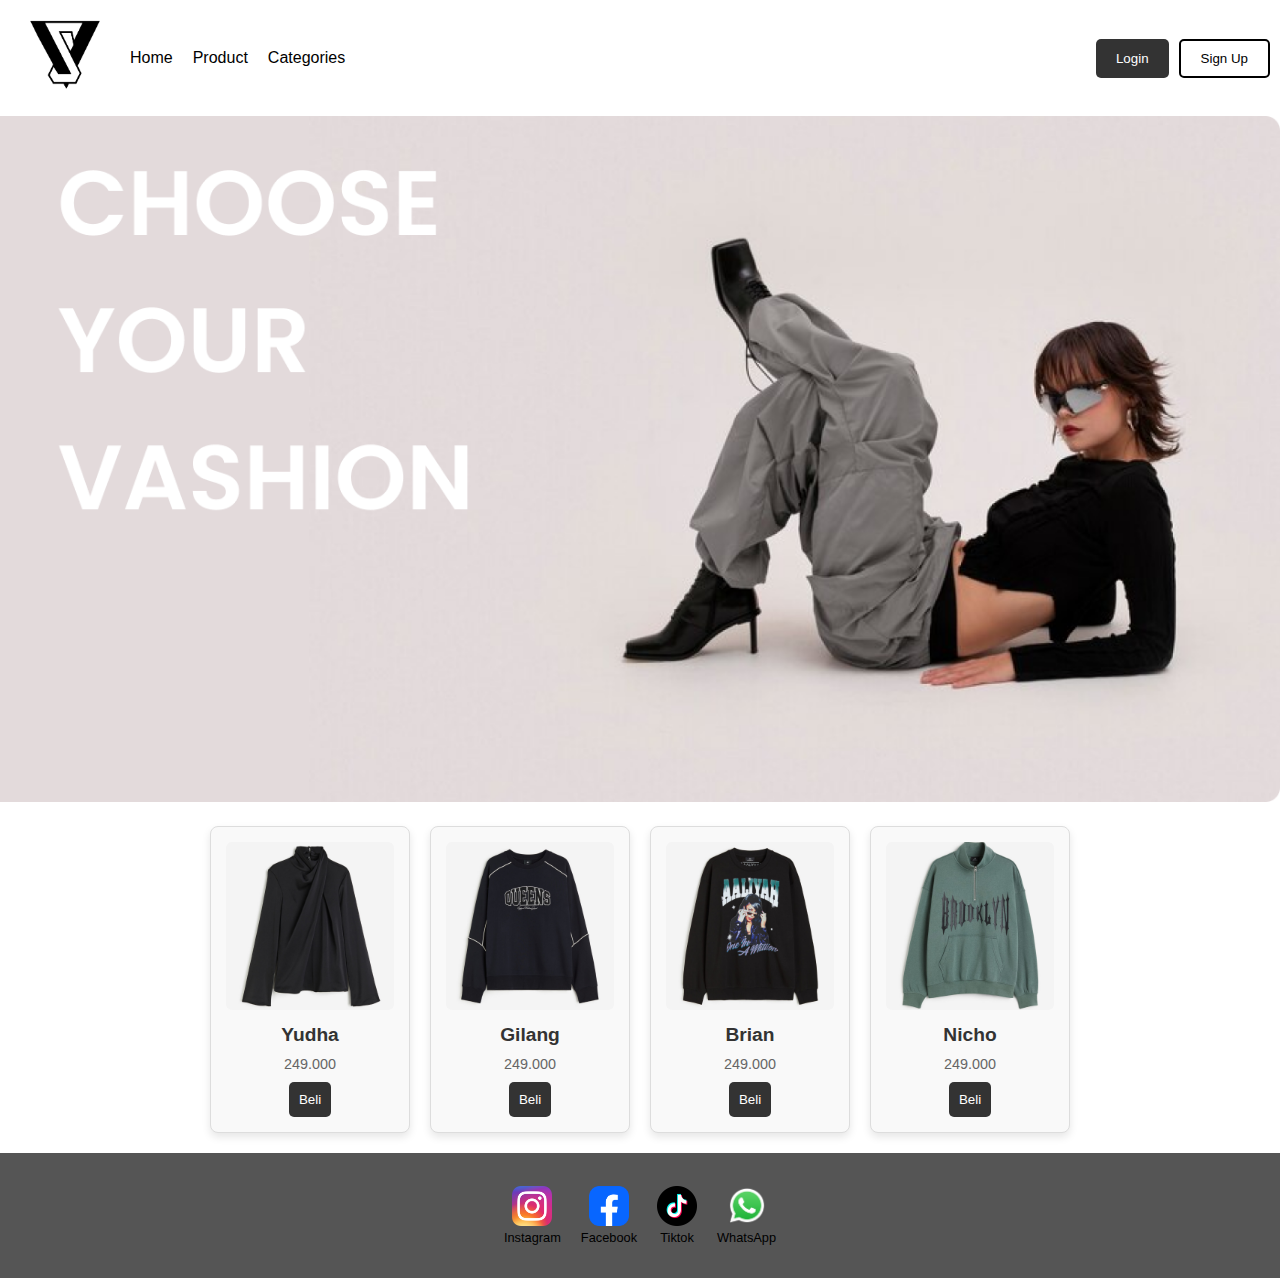
<file: index.html>
<!DOCTYPE html>
<html>
    <head>
        <title>Vashion</title>
        <link rel="stylesheet" href="style.css">
    </head>
    <body>
        <!-- Header -->
        <nav>
            <div class="logo"><a href="index.html"><img src="logovorax.png" alt="Logo" height="90" width="90"></a></div>
            <ul class="menu">
                <li><a href="start.html">Home</a></li>
                <li><a href="product.html">Product</a></li>
                <div class="dropdown">
                    <button class="dropbtn">Categories</button>
                    <div class="dropdown-content">
                        <a href="men before login.html">Men</a>
                        <a href="women before login.html">Women</a>
                    </div>
                </div>>
            </ul>

            <!-- login -->
            <ul class="button">
                <button class="login"><a href="login.html" style="color: inherit; text-decoration: none;">Login</a></button>
                <button class="signup">Sign Up</button>
            </ul>
        </nav>

        <!-- Banner -->
        <div class="content">
            <img src="keren.png" alt="" height="100%" width="100%">
        </div>

        <!-- Product -->
        <div class="product-container">
            <div class="product-card">
                <div class="product-image"><img src="image 3.png" alt=""></div>
                <h3>Yudha</h3>
                <p>249.000</p>
                <button><a href="nyoba.html" style="text-decoration: none; color: inherit;">Beli</a></button>
            </div>
            <div class="product-card">
                <div class="product-image"><img src="Rectangle 7.png" alt=""></div>
                <h3>Gilang</h3>
                <p>249.000</p>
                <button><a href="nyoba.html" style="text-decoration: none; color: inherit;">Beli</a></button>
            </div>
            <div class="product-card">
                <div class="product-image"><img src="Rectangle 6.png" alt=""></div>
                <h3>Brian</h3>
                <p>249.000</p>
                <button><a href="nyoba.html" style="text-decoration: none; color: inherit;">Beli</a></button>
            </div>
            <div class="product-card">
                <div class="product-image"><img src="Rectangle 5.png" alt=""></div>
                <h3>Nicho</h3>
                <p>249.000</p>
                <button><a href="nyoba.html" style="text-decoration: none; color: inherit;">Beli</a></button>
            </div>
        </div>

        <!-- Footer -->
        <div class="footer">
            <footer>
                <ul>
                    <li>
                        <img src="instagram.png" alt=""><a><p>Instagram</p></a>
                    </li>
                    <li>
                        <img src="facebook.png" alt=""><a><p>Facebook</p></a>
                    </li>
                    <li>
                        <img src="tiktok.png" alt=""><a><p>Tiktok</p></a>
                    </li>
                    <li>
                        <img src="WhatsApp.png" alt=""><a><p>WhatsApp</p></a>
                    </li>
                </ul>
            </footer>
        </div>

    </body>
</html>
</file>
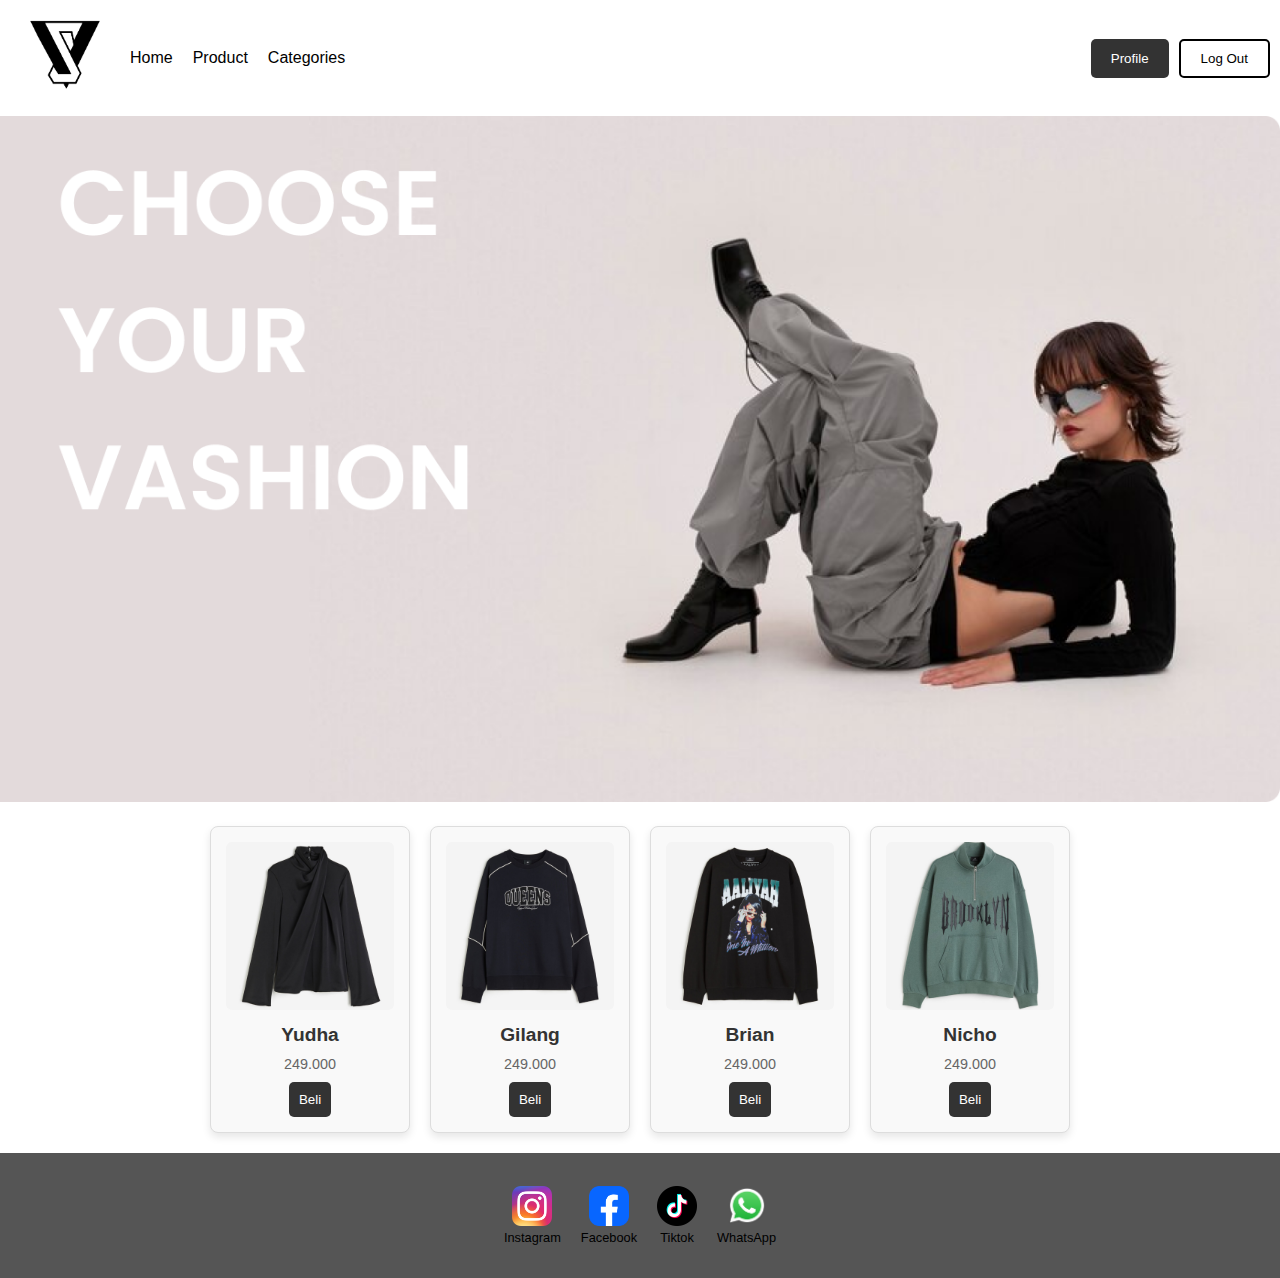
<file: after-login.html>
<!DOCTYPE html>
<html>
    <head>
        <title>Vashion</title>
        <link rel="stylesheet" href="after-login-style.css">
    </head>
    <body>
        <!-- Header -->
        <nav>
            <div class="logo"><a href="index.html"><img src="logovorax.png" alt="Logo" height="90" width="90"></a></div>
            <ul class="menu">
                <li><a href="after-login.html">Home</a></li>
                <li><a href="product-after-login.html">Product</a></li>
                <div class="dropdown">
                    <button class="dropbtn">Categories</button>
                    <div class="dropdown-content">
                        <a href="men.html">Men</a>
                        <a href="women.html">Women</a>
                    </div>
                </div>
            </ul>
            
            <ul class="button">
                <button class="login">Profile</button>
                <button class="signup"><a href="index.html" style="color: inherit; text-decoration: none;">Log Out</a></button>
            </ul>
        </nav>

        <!-- Banner -->
        <div class="content">
            <img src="keren.png" alt="" height="100%" width="100%">
        </div>

        <!-- Product -->
        <div class="product-container">
            <div class="product-card">
                <div class="product-image"><img src="image 3.png" alt=""></div>
                <h3>Yudha</h3>
                <p>249.000</p>
                <button><a href="nyoba.html" style="text-decoration: none; color: inherit;">Beli</a></button>
            </div>
            <div class="product-card">
                <div class="product-image"><img src="Rectangle 7.png" alt=""></div>
                <h3>Gilang</h3>
                <p>249.000</p>
                <button><a href="nyoba.html" style="text-decoration: none; color: inherit;">Beli</a></button>
            </div>
            <div class="product-card">
                <div class="product-image"><img src="Rectangle 6.png" alt=""></div>
                <h3>Brian</h3>
                <p>249.000</p>
                <button><a href="nyoba.html" style="text-decoration: none; color: inherit;">Beli</a></button>
            </div>
            <div class="product-card">
                <div class="product-image"><img src="Rectangle 5.png" alt=""></div>
                <h3>Nicho</h3>
                <p>249.000</p>
                <button><a href="nyoba.html" style="text-decoration: none; color: inherit;">Beli</a></button>
            </div>
        </div>

        <!-- Footer -->
        <div class="footer">
            <footer>
                <ul>
                    <li>
                        <img src="instagram.png" alt=""><a><p>Instagram</p></a>
                    </li>
                    <li>
                        <img src="facebook.png" alt=""><a><p>Facebook</p></a>
                    </li>
                    <li>
                        <img src="tiktok.png" alt=""><a><p>Tiktok</p></a>
                    </li>
                    <li>
                        <img src="WhatsApp.png" alt=""><a><p>WhatsApp</p></a>
                    </li>
                </ul>
            </footer>
        </div>
    </body>
</html>
</file>
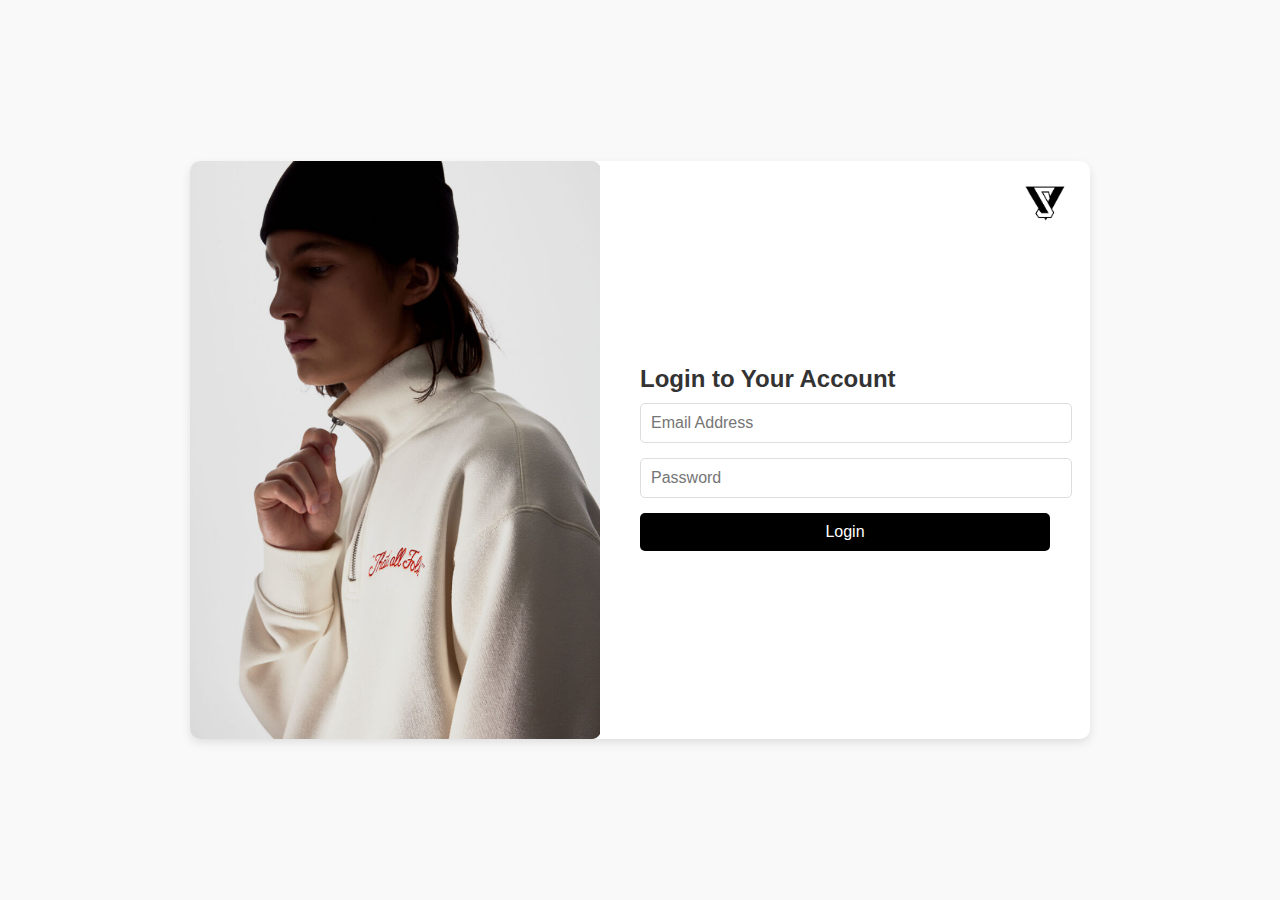
<file: login.html>
<!DOCTYPE html>
<html lang="en">
<head>
    <meta charset="UTF-8">
    <link rel="stylesheet" href="style-login.css">
    <title>Login</title>
</head>
<body>
    <div class="container">
        
        <div class="left">
        <img src="Image gy.png" alt="Fashion Model" class="fashion-image">
        </div>
            <div class="logo"><a href="index.html"><img src="logovorax.png" alt="logo" width="50" height="45"></a></div>
            <div class="right">
            <h1>Login to Your Account</h1>
            <form id="loginForm">
                <input type="email" placeholder="Email Address" id="email">
                <input type="password" placeholder="Password" id="password">
                <button class="login-btn" type="submit">Login</button>
            </form>
            <p id="error-message">Email atau password salah! Coba lagi ya.</p>
            <button id="resetButton">Reset Password</button>
        </div>

        <script>
            const correctEmail = "user@example.com";
            const correctPassword = "password123";
            let attemptCount = 0;

            document.getElementById("loginForm").addEventListener("submit", function(event) {
                event.preventDefault();
                
                const email = document.getElementById("email").value;
                const password = document.getElementById("password").value;
                
                if (email === correctEmail && password === correctPassword) {
                    window.location.href = "after-login.html";
                } else {
                    attemptCount++;
                    document.getElementById("error-message").style.display = "block";
                
                    if (attemptCount >= 3) {
                        document.getElementById("resetButton").style.display = "block";
                    }
                }
            });

            document.getElementById("resetButton").addEventListener("click", function() {
                alert("Silakan hubungi admin untuk mereset password Anda.");
            });
        </script>
    </div>
</body>
</html>
</file>
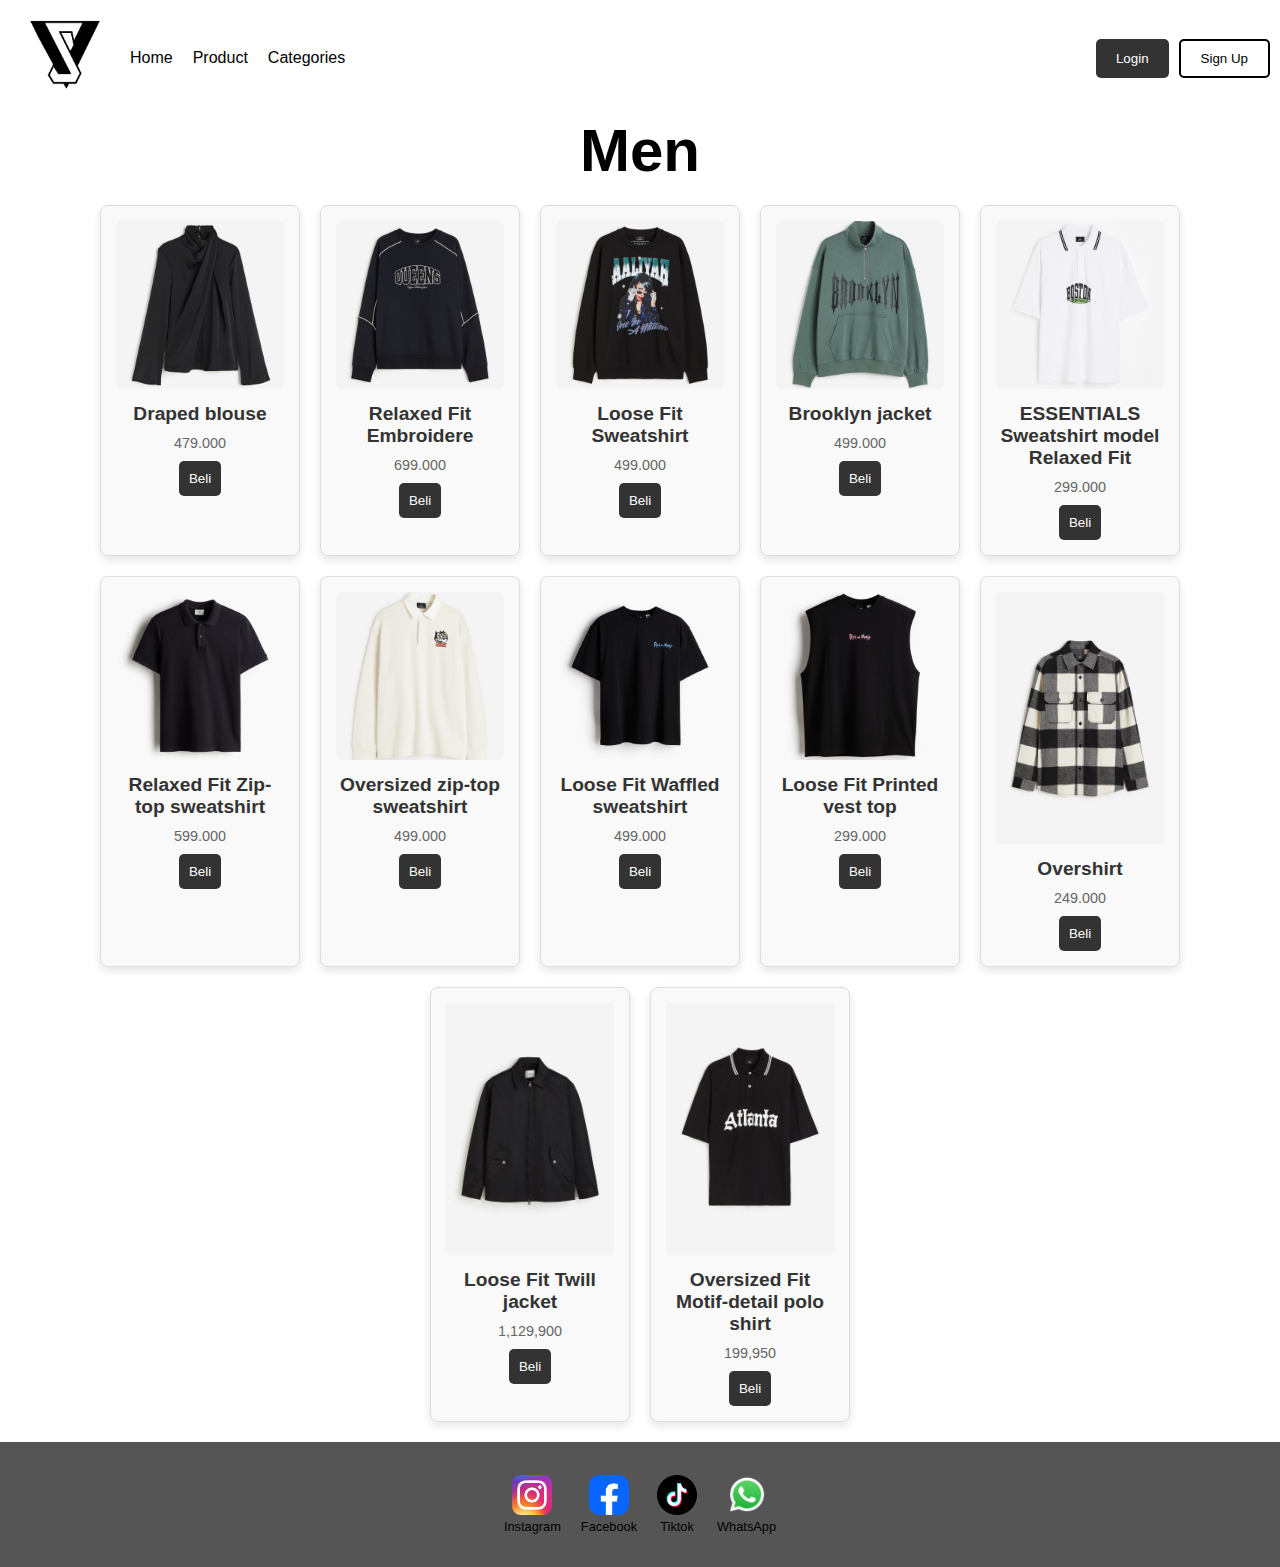
<file: men before login.html>
<!DOCTYPE html>
<html>
    <head>
        <title>Vashion</title>
        <link rel="stylesheet" href="styles-product.css">

    </head>
    <body>
        <nav>
            <div class="logo"><a href="index.html"><img src="logovorax.png" alt="Logo" height="90" width="90"></a></div>
            <ul class="menu">
                <li><a href="index.html">Home</a></li>
                <li><a href="product.html">Product</a></li>
                <div class="dropdown">
                    <button class="dropbtn">Categories</button>
                    <div class="dropdown-content">
                        <a href="men before login.html">Men</a>
                        <a href="women before login.html">Women</a>
                    </div>
                </div>
                <li>Contact</li>
            </ul>

            <ul class="button">
                <button class="login" a><a href="login.html" style="color: inherit; text-decoration: none;">Login</a></button>
                <button class="signup">Sign Up</button>
            </ul>
        </nav>

        <div class="new-arrival"><p><b>Men</b></p></div>

        <div class="product-container">
            <div class="product-card">
                <div class="product-image"><img src="image 3.png" alt=""></div>
                <h3>Draped blouse</h3>
                <p>479.000</p>
                <button><a href="nyoba.html" style="text-decoration: none; color: inherit;">Beli</a></button>
            </div>
            <div class="product-card">
                <div class="product-image"><img src="Rectangle 7.png" alt=""></div>
                <h3>Relaxed Fit Embroidere</h3>
                <p>699.000</p>
                <button><a href="nyoba.html" style="text-decoration: none; color: inherit;">Beli</a></button>
            </div>
            <div class="product-card">
                <div class="product-image"><img src="Rectangle 6.png" alt=""></div>
                <h3>Loose Fit Sweatshirt</h3>
                <p>499.000</p>
                <button><a href="nyoba.html" style="text-decoration: none; color: inherit;">Beli</a></button>
            </div>
            <div class="product-card">
                <div class="product-image"><img src="Rectangle 5.png" alt=""></div>
                <h3>Brooklyn jacket</h3>
                <p>499.000</p>
                <button><a href="nyoba.html" style="text-decoration: none; color: inherit;">Beli</a></button>
            </div>
            <div class="product-card">
                <div class="product-image"><img src="baju cowo 1.png" alt=""></div>
                <h3>ESSENTIALS Sweatshirt model Relaxed Fit</h3>
                <p>299.000</p>
                <button><a href="nyoba.html" style="text-decoration: none; color: inherit;">Beli</a></button>
            </div>
            <div class="product-card">
                <div class="product-image"><img src="baju cowo 2.png" alt=""></div>
                <h3>Relaxed Fit Zip-top sweatshirt</h3>
                <p>599.000</p>
                <button><a href="nyoba.html" style="text-decoration: none; color: inherit;">Beli</a></button>
            </div>
            <div class="product-card">
                <div class="product-image"><img src="baju cowo 3.png" alt=""></div>
                <h3>Oversized zip-top sweatshirt</h3>
                <p>499.000</p>
                <button><a href="nyoba.html" style="text-decoration: none; color: inherit;">Beli</a></button>
            </div>
            <div class="product-card">
                <div class="product-image"><img src="baju cowo 4.png" alt=""></div>
                <h3>Loose Fit Waffled sweatshirt</h3>
                <p>499.000</p>
                <button><a href="nyoba.html" style="text-decoration: none; color: inherit;">Beli</a></button>
            </div>
            <div class="product-card">
                <div class="product-image"><img src="baju cowo 5.png" alt=""></div>
                <h3>Loose Fit Printed vest top</h3>
                <p>299.000</p>
                <button><a href="nyoba.html" style="text-decoration: none; color: inherit;">Beli</a></button>
            </div>
            <div class="product-card">
                <div class="product-image"><img src="baju cowo 6.jpg" alt=""></div>
                <h3>Overshirt</h3>
                <p>249.000</p>
                <button><a href="nyoba.html" style="text-decoration: none; color: inherit;">Beli</a></button>
            </div>
            <div class="product-card">
                <div class="product-image"><img src="baju cowo 7.jpg" alt=""></div>
                <h3>Loose Fit Twill jacket</h3>
                <p>1,129,900</p>
                <button><a href="nyoba.html" style="text-decoration: none; color: inherit;">Beli</a></button>
            </div>
            <div class="product-card">
                <div class="product-image"><img src="baju cowo 8.jpg" alt=""></div>
                <h3>Oversized Fit Motif-detail polo shirt</h3>
                <p>199,950</p>
                <button><a href="nyoba.html" style="text-decoration: none; color: inherit;">Beli</a></button>
            </div>
        </div>


        <!-- Footer -->
        <div class="footer">
            <footer>
                <ul>
                    <li>
                        <img src="instagram.png" alt=""><a><p>Instagram</p></a>
                    </li>
                    <li>
                        <img src="facebook.png" alt=""><a><p>Facebook</p></a>
                    </li>
                    <li>
                        <img src="tiktok.png" alt=""><a><p>Tiktok</p></a>
                    </li>
                    <li>
                        <img src="WhatsApp.png" alt=""><a><p>WhatsApp</p></a>
                    </li>
                </ul>
            </footer>
        </div>
    </body>
</html>
</file>
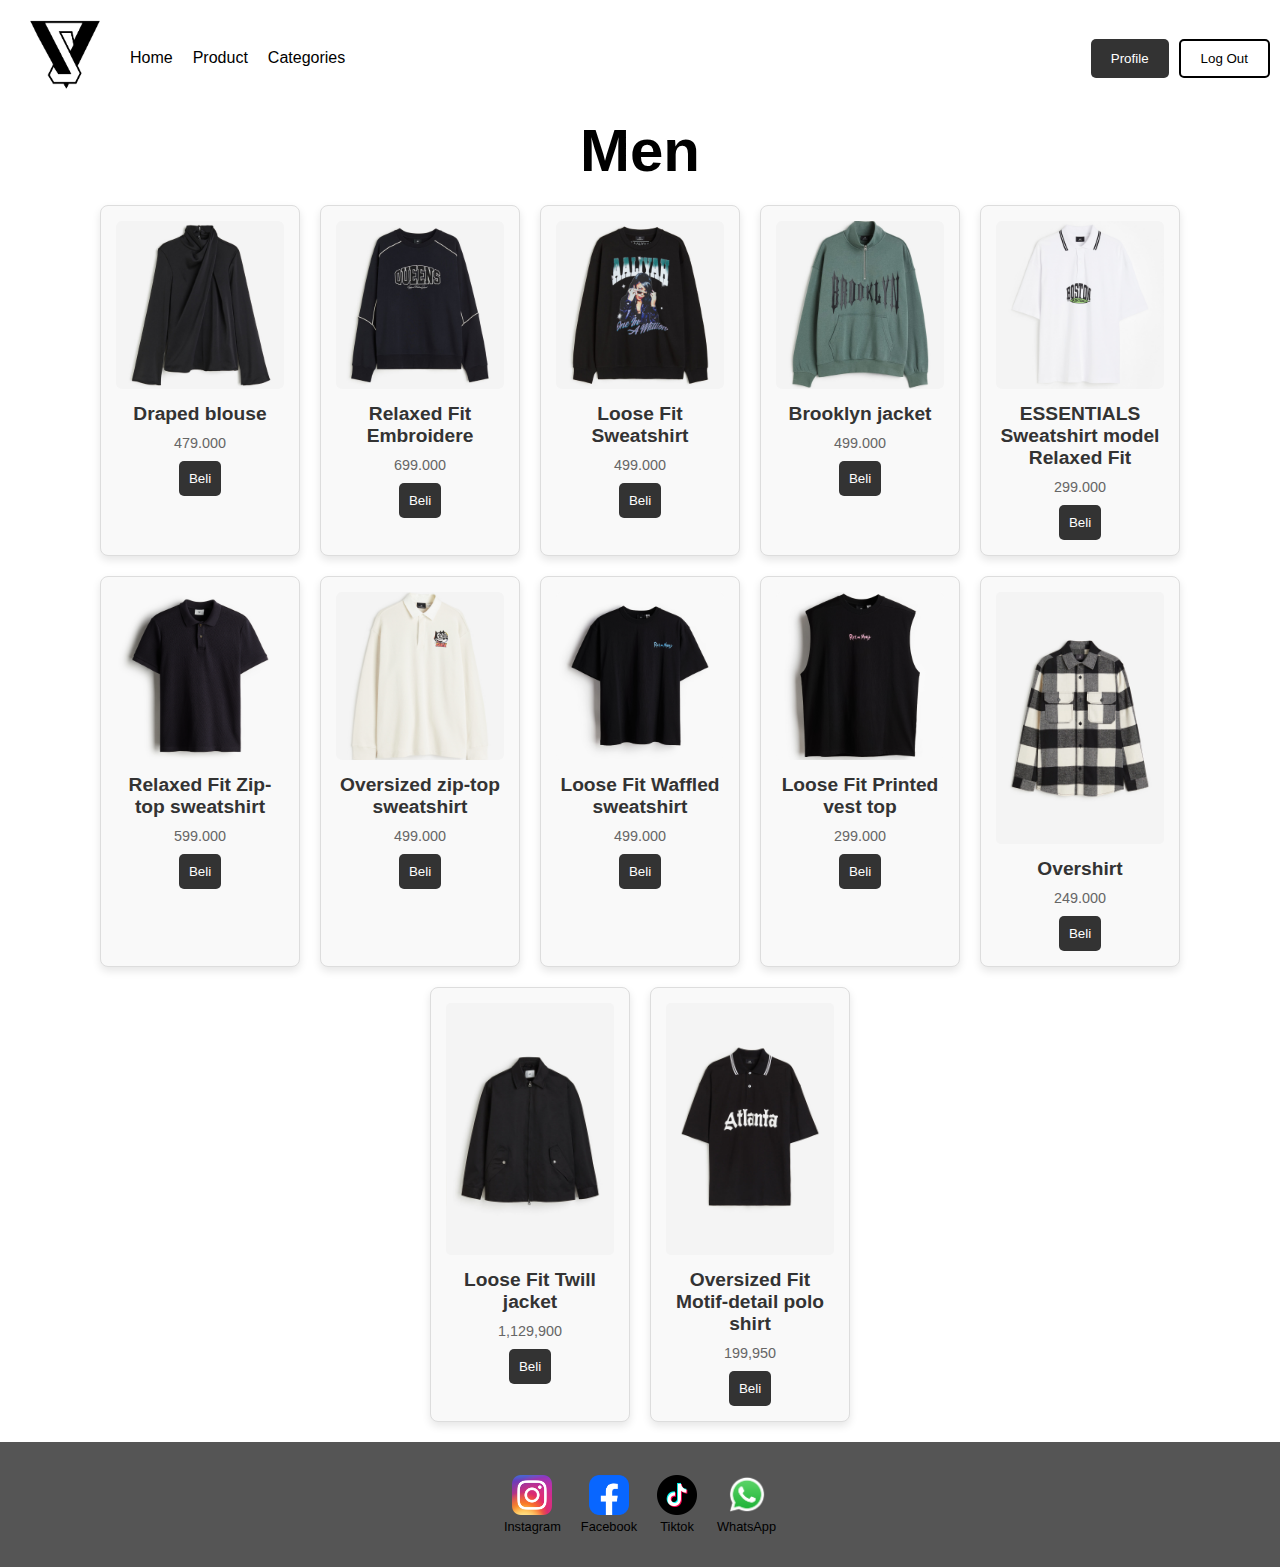
<file: men.html>
<!DOCTYPE html>
<html>
    <head>
        <title>Vashion</title>
        <link rel="stylesheet" href="styles-product-after-login.css">

    </head>
    <body>
        <nav>
            <div class="logo"><a href="index.html"><img src="logovorax.png" alt="Logo" height="90" width="90"></a></div>
            <ul class="menu">
                <li><a href="after-login.html">Home</a></li>
                <li><a href="product-after-login.html">Product</a></li>
                <div class="dropdown">
                    <button class="dropbtn">Categories</button>
                    <div class="dropdown-content">
                        <a href="men.html">Men</a>
                        <a href="women.html">Women</a>
                    </div>
                </div>
                <li>Contact</li>
            </ul>

            <ul class="button">
                <button class="login">Profile</button>
                <button class="signup"><a href="index.html" style="color: inherit; text-decoration: none;">Log Out</a></button>
            </ul>
        </nav>

        <div class="new-arrival"><p><b>Men</b></p></div>

        <div class="product-container">
            <div class="product-card">
                <div class="product-image"><img src="image 3.png" alt=""></div>
                <h3>Draped blouse</h3>
                <p>479.000</p>
                <button><a href="nyoba.html" style="text-decoration: none; color: inherit;">Beli</a></button>
            </div>
            <div class="product-card">
                <div class="product-image"><img src="Rectangle 7.png" alt=""></div>
                <h3>Relaxed Fit Embroidere</h3>
                <p>699.000</p>
                <button><a href="nyoba.html" style="text-decoration: none; color: inherit;">Beli</a></button>
            </div>
            <div class="product-card">
                <div class="product-image"><img src="Rectangle 6.png" alt=""></div>
                <h3>Loose Fit Sweatshirt</h3>
                <p>499.000</p>
                <button><a href="nyoba.html" style="text-decoration: none; color: inherit;">Beli</a></button>
            </div>
            <div class="product-card">
                <div class="product-image"><img src="Rectangle 5.png" alt=""></div>
                <h3>Brooklyn jacket</h3>
                <p>499.000</p>
                <button><a href="nyoba.html" style="text-decoration: none; color: inherit;">Beli</a></button>
            </div>
            <div class="product-card">
                <div class="product-image"><img src="baju cowo 1.png" alt=""></div>
                <h3>ESSENTIALS Sweatshirt model Relaxed Fit</h3>
                <p>299.000</p>
                <button><a href="nyoba.html" style="text-decoration: none; color: inherit;">Beli</a></button>
            </div>
            <div class="product-card">
                <div class="product-image"><img src="baju cowo 2.png" alt=""></div>
                <h3>Relaxed Fit Zip-top sweatshirt</h3>
                <p>599.000</p>
                <button><a href="nyoba.html" style="text-decoration: none; color: inherit;">Beli</a></button>
            </div>
            <div class="product-card">
                <div class="product-image"><img src="baju cowo 3.png" alt=""></div>
                <h3>Oversized zip-top sweatshirt</h3>
                <p>499.000</p>
                <button><a href="nyoba.html" style="text-decoration: none; color: inherit;">Beli</a></button>
            </div>
            <div class="product-card">
                <div class="product-image"><img src="baju cowo 4.png" alt=""></div>
                <h3>Loose Fit Waffled sweatshirt</h3>
                <p>499.000</p>
                <button><a href="nyoba.html" style="text-decoration: none; color: inherit;">Beli</a></button>
            </div>
            <div class="product-card">
                <div class="product-image"><img src="baju cowo 5.png" alt=""></div>
                <h3>Loose Fit Printed vest top</h3>
                <p>299.000</p>
                <button><a href="nyoba.html" style="text-decoration: none; color: inherit;">Beli</a></button>
            </div>
            <div class="product-card">
                <div class="product-image"><img src="baju cowo 6.jpg" alt=""></div>
                <h3>Overshirt</h3>
                <p>249.000</p>
                <button><a href="nyoba.html" style="text-decoration: none; color: inherit;">Beli</a></button>
            </div>
            <div class="product-card">
                <div class="product-image"><img src="baju cowo 7.jpg" alt=""></div>
                <h3>Loose Fit Twill jacket</h3>
                <p>1,129,900</p>
                <button><a href="nyoba.html" style="text-decoration: none; color: inherit;">Beli</a></button>
            </div>
            <div class="product-card">
                <div class="product-image"><img src="baju cowo 8.jpg" alt=""></div>
                <h3>Oversized Fit Motif-detail polo shirt</h3>
                <p>199,950</p>
                <button><a href="nyoba.html" style="text-decoration: none; color: inherit;">Beli</a></button>
            </div>
        </div>
    

        <!-- Footer -->
        <div class="footer">
            <footer>
                <ul>
                    <li>
                        <img src="instagram.png" alt=""><a><p>Instagram</p></a>
                    </li>
                    <li>
                        <img src="facebook.png" alt=""><a><p>Facebook</p></a>
                    </li>
                    <li>
                        <img src="tiktok.png" alt=""><a><p>Tiktok</p></a>
                    </li>
                    <li>
                        <img src="WhatsApp.png" alt=""><a><p>WhatsApp</p></a>
                    </li>
                </ul>
            </footer>
        </div>
    </body>
</html>
</file>
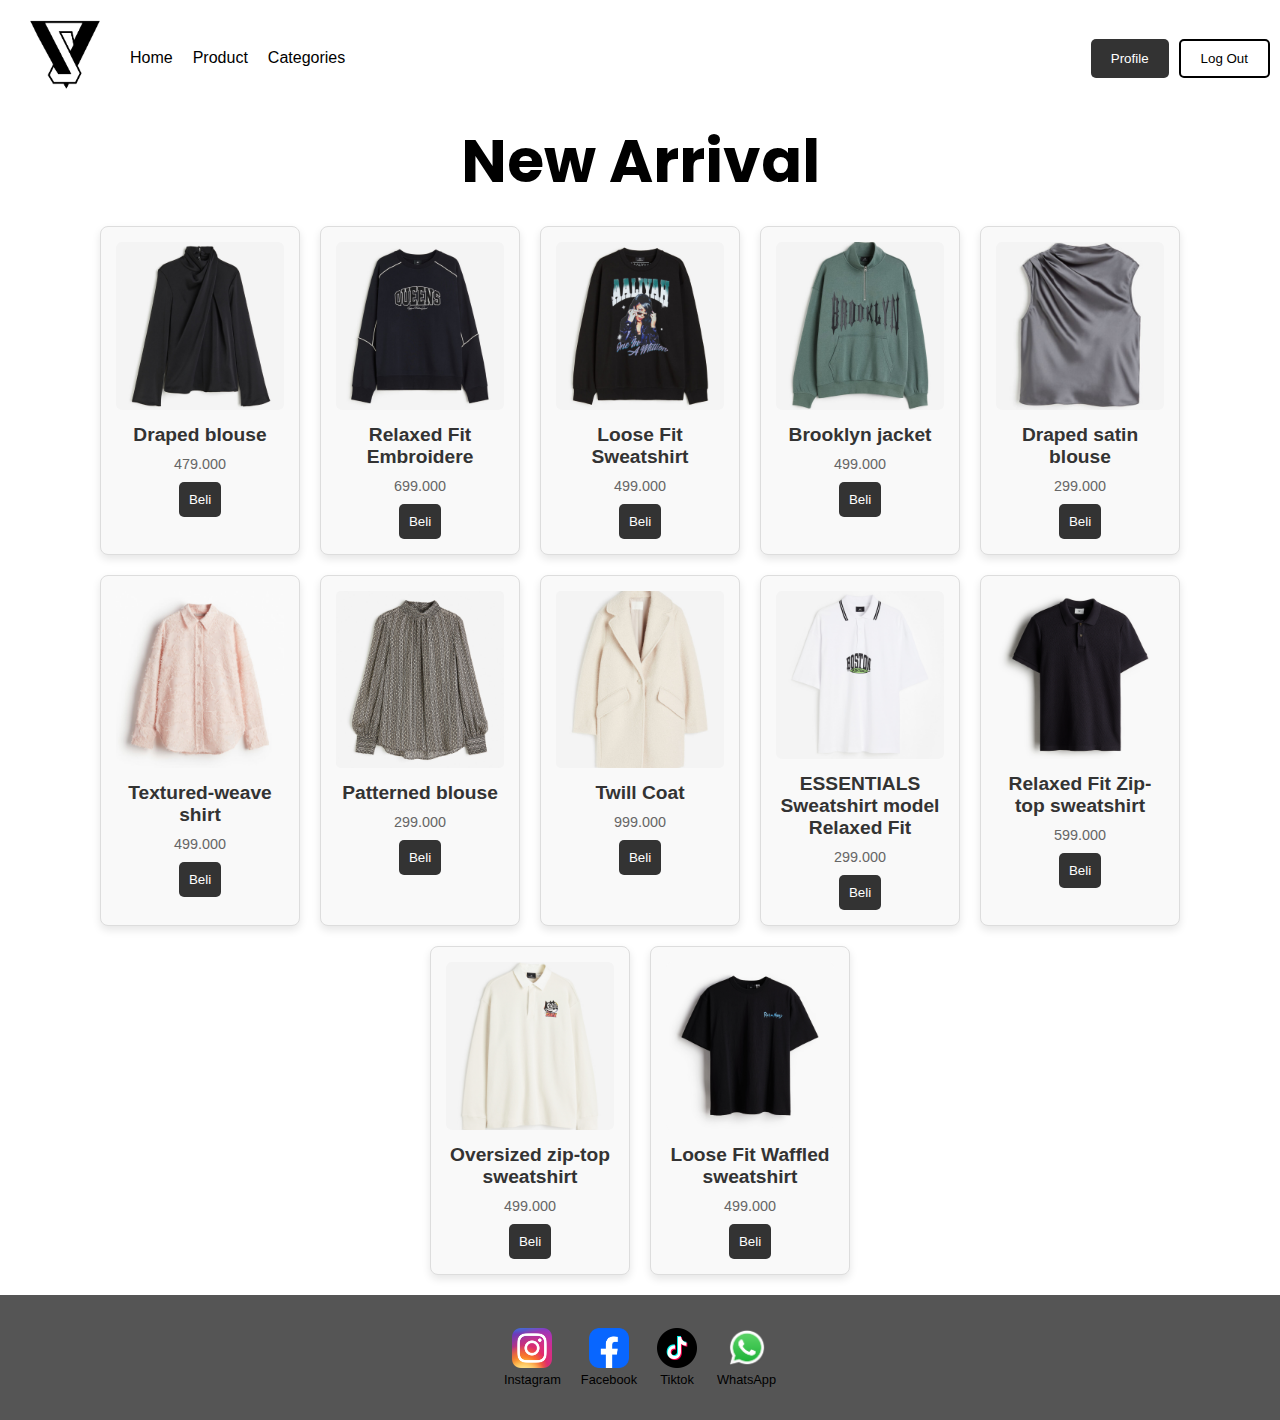
<file: product-after-login.html>
<!DOCTYPE html>
<html>
    <head>
        <title>Vashion</title>
        <link rel="stylesheet" href="styles-product.css">
        <link href="https://fonts.googleapis.com/css2?family=Poppins:wght@400;600&display=swap" rel="stylesheet">
    </head>
    <body>
        <nav>
            <div class="logo"><a href="index.html"><img src="logovorax.png" alt="Logo" height="90" width="90"></a></div>
            <ul class="menu">
                <li><a href="after-login.html">Home</a></li>
                <li><a href="product.html">Product</a></li>
                <div class="dropdown">
                    <button class="dropbtn">Categories</button>
                    <div class="dropdown-content">
                        <a href="men.html">Men</a>
                        <a href="women.html">Women</a>
                    </div>
                </div>
                <li>Contact</li>
            </ul>
            <ul class="button">
                <button class="login">Profile</button>
                <button class="signup"><a href="index.html" style="color: inherit; text-decoration: none;">Log Out</a></button>
            </ul>
        </nav>

        <div class="new-arrival"><p><b>New Arrival</b></p></div>

        <div class="product-container">
            <div class="product-card">
                <div class="product-image"><img src="image 3.png" alt=""></div>
                <h3>Draped blouse</h3>
                <p>479.000</p>
                <button><a href="nyoba.html" style="text-decoration: none; color: inherit;">Beli</a></button>
            </div>
            <div class="product-card">
                <div class="product-image"><img src="Rectangle 7.png" alt=""></div>
                <h3>Relaxed Fit Embroidere</h3>
                <p>699.000</p>
                <button><a href="nyoba.html" style="text-decoration: none; color: inherit;">Beli</a></button>
            </div>
            <div class="product-card">
                <div class="product-image"><img src="Rectangle 6.png" alt=""></div>
                <h3>Loose Fit Sweatshirt</h3>
                <p>499.000</p>
                <button><a href="nyoba.html" style="text-decoration: none; color: inherit;">Beli</a></button>
            </div>
            <div class="product-card">
                <div class="product-image"><img src="Rectangle 5.png" alt=""></div>
                <h3>Brooklyn jacket</h3>
                <p>499.000</p>
                <button><a href="nyoba.html" style="text-decoration: none; color: inherit;">Beli</a></button>
            </div>
            <div class="product-card">
                <div class="product-image"><img src="Baju cewe 1.png" alt=""></div>
                <h3>Draped satin blouse</h3>
                <p>299.000</p>
                <button><a href="nyoba.html" style="text-decoration: none; color: inherit;">Beli</a></button>
            </div>
            <div class="product-card">
                <div class="product-image"><img src="baju cewe 2.png" alt=""></div>
                <h3>Textured-weave shirt</h3>
                <p>499.000</p>
                <button><a href="nyoba.html" style="text-decoration: none; color: inherit;">Beli</a></button>
            </div>
            <div class="product-card">
                <div class="product-image"><img src="Baju cewe 3.png" alt=""></div>
                <h3>Patterned blouse</h3>
                <p>299.000</p>
                <button><a href="nyoba.html" style="text-decoration: none; color: inherit;">Beli</a></button>
            </div>
            <div class="product-card">
                <div class="product-image"><img src="baju cewe 4.png" alt=""></div>
                <h3>Twill Coat</h3>
                <p>999.000</p>
                <button><a href="nyoba.html" style="text-decoration: none; color: inherit;">Beli</a></button>
            </div>
            <div class="product-card">
                <div class="product-image"><img src="baju cowo 1.png" alt=""></div>
                <h3>ESSENTIALS Sweatshirt model Relaxed Fit</h3>
                <p>299.000</p>
                <button><a href="nyoba.html" style="text-decoration: none; color: inherit;">Beli</a></button>
            </div>
            <div class="product-card">
                <div class="product-image"><img src="baju cowo 2.png" alt=""></div>
                <h3>Relaxed Fit Zip-top sweatshirt</h3>
                <p>599.000</p>
                <button><a href="nyoba.html" style="text-decoration: none; color: inherit;">Beli</a></button>
            </div>
            <div class="product-card">
                <div class="product-image"><img src="baju cowo 3.png" alt=""></div>
                <h3>Oversized zip-top sweatshirt</h3>
                <p>499.000</p>
                <button><a href="nyoba.html" style="text-decoration: none; color: inherit;">Beli</a></button>
            </div>
            <div class="product-card">
                <div class="product-image"><img src="baju cowo 4.png" alt=""></div>
                <h3>Loose Fit Waffled sweatshirt</h3>
                <p>499.000</p>
                <button><a href="nyoba.html" style="text-decoration: none; color: inherit;">Beli</a></button>
            </div>
        </div>

        <!-- Footer -->
        <div class="footer">
            <footer>
                <ul>
                    <li>
                        <img src="instagram.png" alt=""><a><p>Instagram</p></a>
                    </li>
                    <li>
                        <img src="facebook.png" alt=""><a><p>Facebook</p></a>
                    </li>
                    <li>
                        <img src="tiktok.png" alt=""><a><p>Tiktok</p></a>
                    </li>
                    <li>
                        <img src="WhatsApp.png" alt=""><a><p>WhatsApp</p></a>
                    </li>
                </ul>
            </footer>
        </div>
    </body>
</html>
</file>
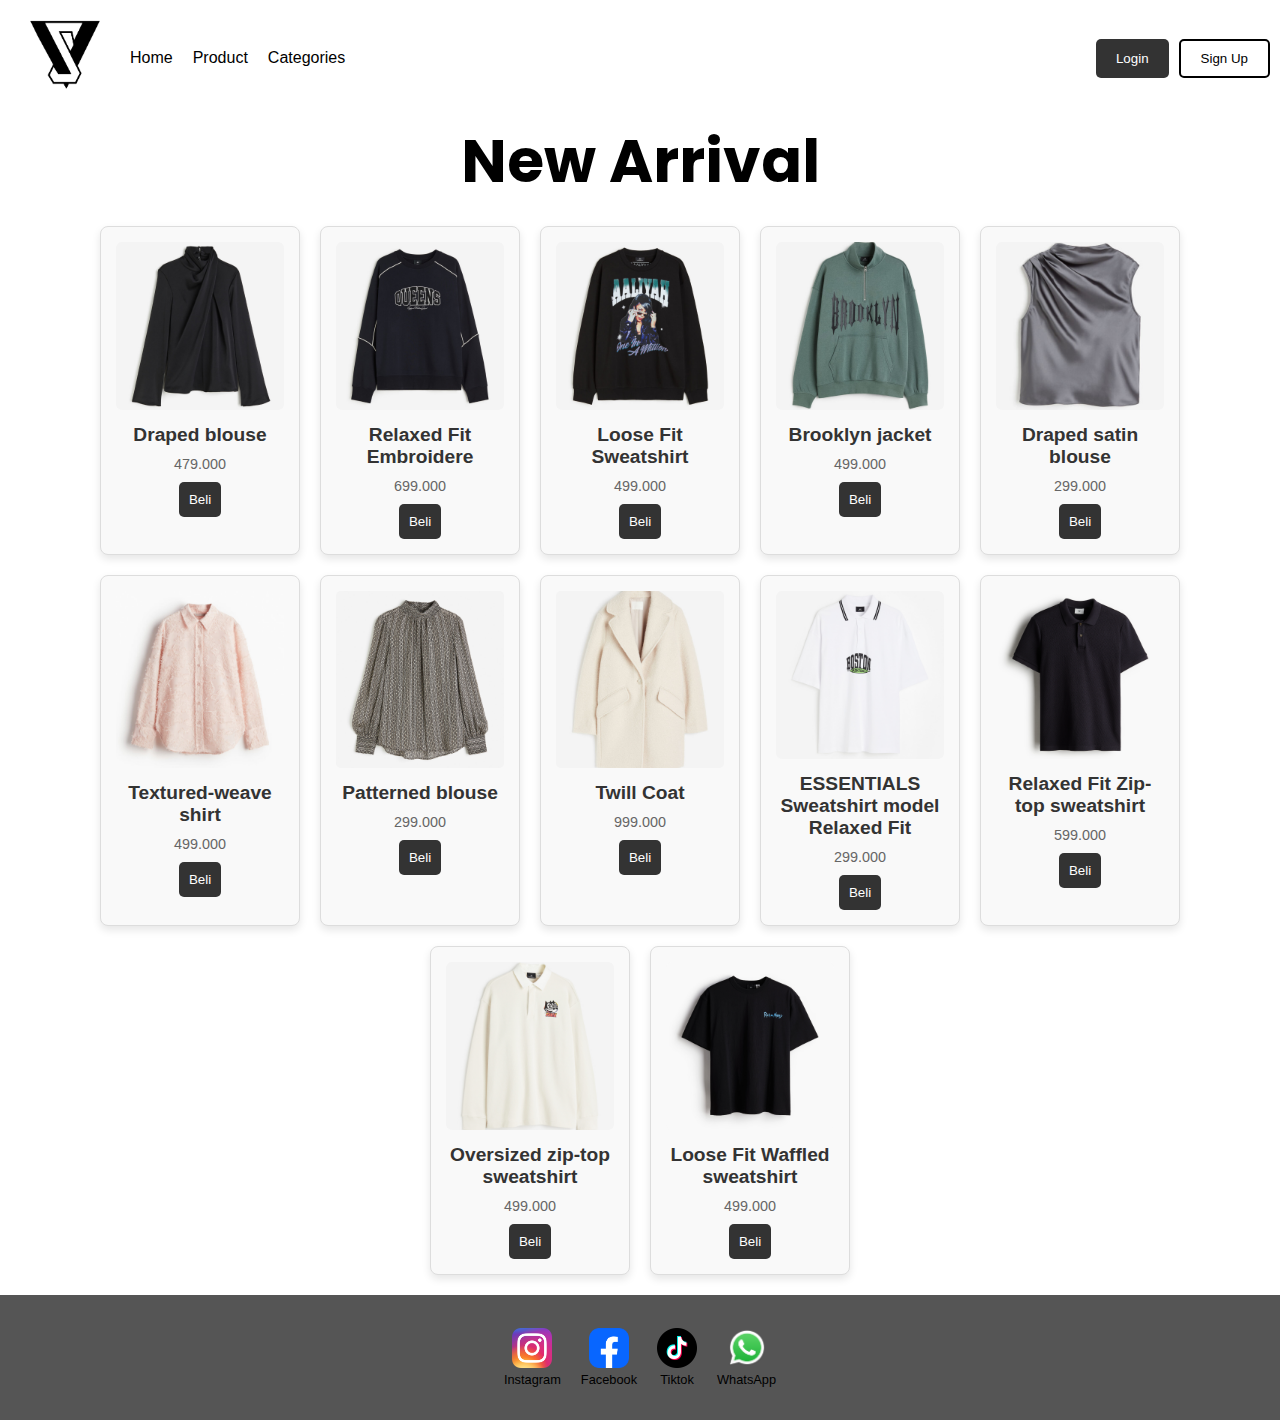
<file: product.html>
<!DOCTYPE html>
<html>
    <head>
        <title>Vashion</title>
        <link rel="stylesheet" href="styles-product.css">
        <link href="https://fonts.googleapis.com/css2?family=Poppins:wght@400;600&display=swap" rel="stylesheet">
    </head>
    <body>
        <nav>
            <div class="logo"><a href="index.html"><img src="logovorax.png" alt="Logo" height="90" width="90"></a></div>
            <ul class="menu">
                <li><a href="index.html">Home</a></li>
                <li><a href="product.html">Product</a></li>
                <div class="dropdown">
                    <button class="dropbtn">Categories</button>
                    <div class="dropdown-content">
                        <a href="men before login.html">Men</a>
                        <a href="women before login.html">Women</a>
                    </div>
                </div>
                <li>Contact</li>
            </ul>
            <ul class="button">
                <button class="login"><a href="login.html" style="color: inherit; text-decoration: none;">Login</a></button>
                <button class="signup">Sign Up</button>
            </ul>
        </nav>

        <div class="new-arrival"><p><b>New Arrival</b></p></div>

        <div class="product-container">
            <div class="product-card">
                <div class="product-image"><img src="image 3.png" alt=""></div>
                <h3>Draped blouse</h3>
                <p>479.000</p>
                <button><a href="nyoba.html" style="text-decoration: none; color: inherit;">Beli</a></button>
            </div>
            <div class="product-card">
                <div class="product-image"><img src="Rectangle 7.png" alt=""></div>
                <h3>Relaxed Fit Embroidere</h3>
                <p>699.000</p>
                <button><a href="nyoba.html" style="text-decoration: none; color: inherit;">Beli</a></button>
            </div>
            <div class="product-card">
                <div class="product-image"><img src="Rectangle 6.png" alt=""></div>
                <h3>Loose Fit Sweatshirt</h3>
                <p>499.000</p>
                <button><a href="nyoba.html" style="text-decoration: none; color: inherit;">Beli</a></button>
            </div>
            <div class="product-card">
                <div class="product-image"><img src="Rectangle 5.png" alt=""></div>
                <h3>Brooklyn jacket</h3>
                <p>499.000</p>
                <button><a href="nyoba.html" style="text-decoration: none; color: inherit;">Beli</a></button>
            </div>
            <div class="product-card">
                <div class="product-image"><img src="Baju cewe 1.png" alt=""></div>
                <h3>Draped satin blouse</h3>
                <p>299.000</p>
                <button><a href="nyoba.html" style="text-decoration: none; color: inherit;">Beli</a></button>
            </div>
            <div class="product-card">
                <div class="product-image"><img src="baju cewe 2.png" alt=""></div>
                <h3>Textured-weave shirt</h3>
                <p>499.000</p>
                <button><a href="nyoba.html" style="text-decoration: none; color: inherit;">Beli</a></button>
            </div>
            <div class="product-card">
                <div class="product-image"><img src="Baju cewe 3.png" alt=""></div>
                <h3>Patterned blouse</h3>
                <p>299.000</p>
                <button><a href="nyoba.html" style="text-decoration: none; color: inherit;">Beli</a></button>
            </div>
            <div class="product-card">
                <div class="product-image"><img src="baju cewe 4.png" alt=""></div>
                <h3>Twill Coat</h3>
                <p>999.000</p>
                <button><a href="nyoba.html" style="text-decoration: none; color: inherit;">Beli</a></button>
            </div>
            <div class="product-card">
                <div class="product-image"><img src="baju cowo 1.png" alt=""></div>
                <h3>ESSENTIALS Sweatshirt model Relaxed Fit</h3>
                <p>299.000</p>
                <button><a href="nyoba.html" style="text-decoration: none; color: inherit;">Beli</a></button>
            </div>
            <div class="product-card">
                <div class="product-image"><img src="baju cowo 2.png" alt=""></div>
                <h3>Relaxed Fit Zip-top sweatshirt</h3>
                <p>599.000</p>
                <button><a href="nyoba.html" style="text-decoration: none; color: inherit;">Beli</a></button>
            </div>
            <div class="product-card">
                <div class="product-image"><img src="baju cowo 3.png" alt=""></div>
                <h3>Oversized zip-top sweatshirt</h3>
                <p>499.000</p>
                <button><a href="nyoba.html" style="text-decoration: none; color: inherit;">Beli</a></button>
            </div>
            <div class="product-card">
                <div class="product-image"><img src="baju cowo 4.png" alt=""></div>
                <h3>Loose Fit Waffled sweatshirt</h3>
                <p>499.000</p>
                <button><a href="nyoba.html" style="text-decoration: none; color: inherit;">Beli</a></button>
            </div>
        </div>

        <!-- Footer -->
        <div class="footer">
            <footer>
                <ul>
                    <li>
                        <img src="instagram.png" alt=""><a><p>Instagram</p></a>
                    </li>
                    <li>
                        <img src="facebook.png" alt=""><a><p>Facebook</p></a>
                    </li>
                    <li>
                        <img src="tiktok.png" alt=""><a><p>Tiktok</p></a>
                    </li>
                    <li>
                        <img src="WhatsApp.png" alt=""><a><p>WhatsApp</p></a>
                    </li>
                </ul>
            </footer>
        </div>
    </body>
</html>
</file>
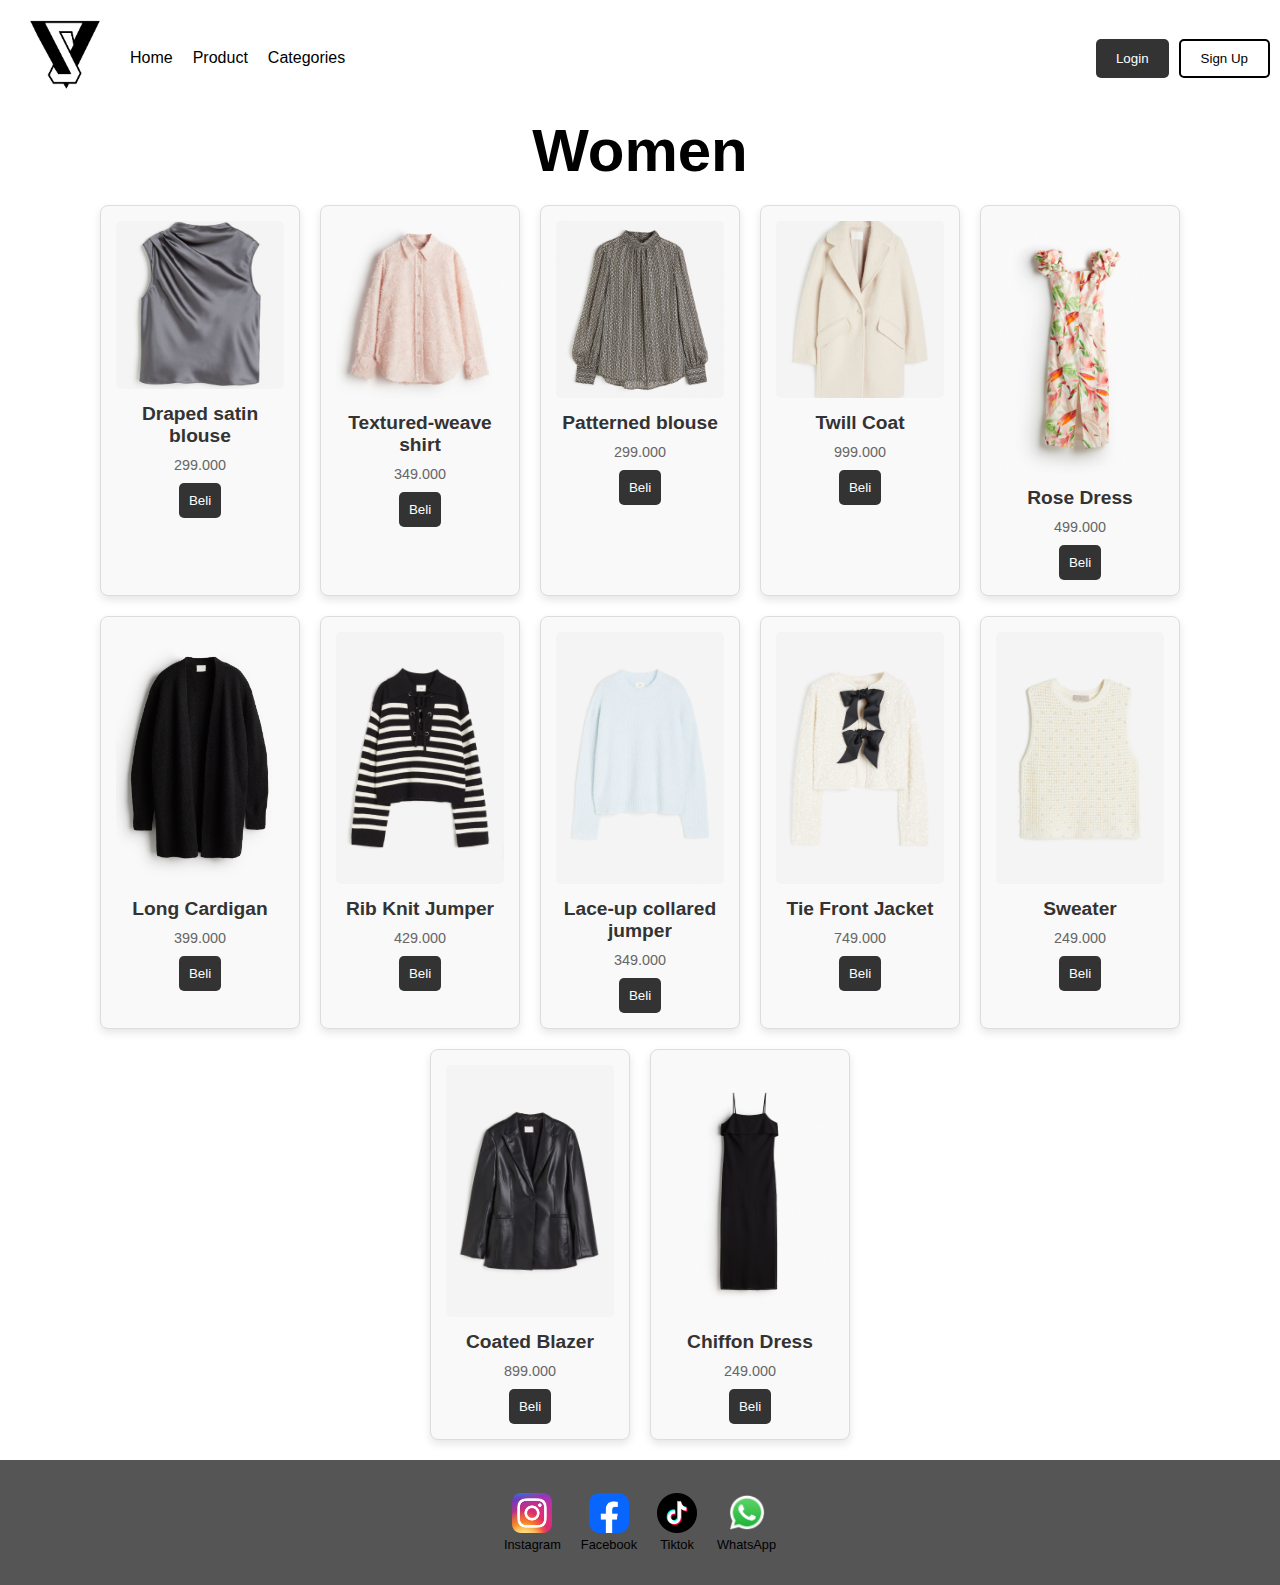
<file: women before login.html>
<!DOCTYPE html>
<html>
    <head>
        <title>Vashion</title>
        <link rel="stylesheet" href="styles-product.css">

    </head>
    <body>
        <nav>
            <div class="logo"><a href="index.html"><img src="logovorax.png" alt="Logo" height="90" width="90"></a></div>
            <ul class="menu">
                <li><a href="index.html">Home</a></li>
                <li><a href="product.html">Product</a></li>
                <div class="dropdown">
                    <button class="dropbtn">Categories</button>
                    <div class="dropdown-content">
                        <a href="men before login.html">Men</a>
                        <a href="women before login.html">Women</a>
                    </div>
                </div>
                <li>Contact</li>
            </ul>

            <ul class="button">
                <button class="login" a><a href="login.html" style="color: inherit; text-decoration: none;">Login</a></button>
                <button class="signup">Sign Up</button>
            </ul>
        </nav>

        <div class="new-arrival"><p><b>Women</b></p></div>

        <div class="product-container">
            <div class="product-card">
                <div class="product-image"><img src="Baju cewe 1.png" alt=""></div>
                <h3>Draped satin blouse</h3>
                <p>299.000</p>
                <button><a href="nyoba.html" style="text-decoration: none; color: inherit;">Beli</a></button>
            </div>
            <div class="product-card">
                <div class="product-image"><img src="baju cewe 2.png" alt=""></div>
                <h3>Textured-weave shirt</h3>
                <p>349.000</p>
                <button><a href="nyoba.html" style="text-decoration: none; color: inherit;">Beli</a></button>
            </div>
            <div class="product-card">
                <div class="product-image"><img src="Baju cewe 3.png" alt=""></div>
                <h3>Patterned blouse</h3>
                <p>299.000</p>
                <button><a href="nyoba.html" style="text-decoration: none; color: inherit;">Beli</a></button>
            </div>
            <div class="product-card">
                <div class="product-image"><img src="baju cewe 4.png" alt=""></div>
                <h3>Twill Coat</h3>
                <p>999.000</p>
                <button><a href="nyoba.html" style="text-decoration: none; color: inherit;">Beli</a></button>
            </div>
            <div class="product-card">
                <div class="product-image"><img src="baju cewe 13.jpg" alt=""></div>
                <h3>Rose Dress</h3>
                <p>499.000</p>
                <button><a href="nyoba.html" style="text-decoration: none; color: inherit;">Beli</a></button>
            </div>
            <div class="product-card">
                <div class="product-image"><img src="baju cewe 6.jpg" alt=""></div>
                <h3>Long Cardigan</h3>
                <p>399.000</p>
                <button><a href="nyoba.html" style="text-decoration: none; color: inherit;">Beli</a></button>
            </div>
            <div class="product-card">
                <div class="product-image"><img src="Baju cewe 7.jpg" alt=""></div>
                <h3>Rib Knit Jumper</h3>
                <p>429.000</p>
                <button><a href="nyoba.html" style="text-decoration: none; color: inherit;">Beli</a></button>
            </div>
            <div class="product-card">
                <div class="product-image"><img src="baju cewe 8.jpg" alt=""></div>
                <h3>Lace-up collared jumper</h3>
                <p>349.000</p>
                <button><a href="nyoba.html" style="text-decoration: none; color: inherit;">Beli</a></button>
            </div>
            <div class="product-card">
                <div class="product-image"><img src="baju cewe 9.jpg" alt=""></div>
                <h3>Tie Front Jacket</h3>
                <p>749.000</p>
                <button><a href="nyoba.html" style="text-decoration: none; color: inherit;">Beli</a></button>
            </div>
            <div class="product-card">
                <div class="product-image"><img src="baju cewe 10.jpg" alt=""></div>
                <h3>Sweater</h3>
                <p>249.000</p>
                <button><a href="nyoba.html" style="text-decoration: none; color: inherit;">Beli</a></button>
            </div>
            <div class="product-card">
                <div class="product-image"><img src="baju cewe 11.jpg" alt=""></div>
                <h3>Coated Blazer</h3>
                <p>899.000</p>
                <button><a href="nyoba.html" style="text-decoration: none; color: inherit;">Beli</a></button>
            </div>
            <div class="product-card">
                <div class="product-image"><img src="baju cewe 12.jpg" alt=""></div>
                <h3>Chiffon Dress</h3>
                <p>249.000</p>
                <button><a href="nyoba.html" style="text-decoration: none; color: inherit;">Beli</a></button>
            </div>
        </div>

        <!-- Footer -->
        <div class="footer">
            <footer>
                <ul>
                    <li>
                        <img src="instagram.png" alt=""><a><p>Instagram</p></a>
                    </li>
                    <li>
                        <img src="facebook.png" alt=""><a><p>Facebook</p></a>
                    </li>
                    <li>
                        <img src="tiktok.png" alt=""><a><p>Tiktok</p></a>
                    </li>
                    <li>
                        <img src="WhatsApp.png" alt=""><a><p>WhatsApp</p></a>
                    </li>
                </ul>
            </footer>
        </div>
    </body>
</html>
</file>
<file: style.css>
* {
    margin: 0;
    padding: 0;
    box-sizing: border-box;
}

body {
    font-family: Arial, sans-serif;
}

nav {
    background-color: #ffffff;
    color: #ffffff;
    display: flex;
    justify-content: flex-start;
    align-items: center;
    padding: 10px 20px;
}

nav .logo {
    font-size: 1.5em;
    font-weight: bold;
    margin-right: 20px;
}

nav ul {
    list-style: none;
    display: flex;
}

nav ul li {
    margin-right: 20px;
}

nav ul li a {
    color: #000000;
    text-decoration: none;
}

.button{
    position: absolute;
    right: 0;
}

.login{
    border-radius: 5px;
    margin-right: 10px;
    padding: 10px 20px;
    background-color: #333;
    color: #fff;
    border: none;
    cursor: pointer;
}

.signup{
    border-radius: 5px;
    margin-right: 10px;
    padding: 10px 20px;
    background-color: #ffffff00;
    color: #000000;
    border: 2px solid rgb(0, 0, 0);
    cursor: pointer;
}

.product-container {
    display: flex;
    justify-content: center;
    gap: 20px;
    margin-top: 20px;
    margin-bottom: 20px;
    flex-wrap: wrap;
}

.product-card {
    background-color: #f9f9f9;
    border: 1px solid #ddd;
    border-radius: 8px;
    width: 200px;
    padding: 15px;
    text-align: center;
    box-shadow: 0 4px 8px rgba(0, 0, 0, 0.1);
}

.product-card h3 {
    color: #333;
    font-size: 1.2em;
    margin-top: 10px;
}

.product-card p {
    color: #666;
    font-size: 0.9em;
    margin: 10px 0;
}

.product-card .product-image img {
    width: 100%;
    height: auto;
    border-radius: 5px;
}

.product-card button {
    background-color: #333;
    color: #fff;
    border: none;
    padding: 10px;
    border-radius: 5px;
    cursor: pointer;
    transition: background-color 0.3s;
}

.product-card button:hover {
    background-color: #555;
}

footer{
    background-color: #555;
    padding: 1px 0;
    bottom: 0;
    min-height: 100px;
}

footer ul {
    max-width: 640px;
    margin: 2em auto;
    padding: 0;
    text-align: center;
    display: flex;
    flex-direction: row;
    justify-content: center;
}

footer ul li {
    list-style: none;
    margin: 0 10px;
}

footer ul li a {
    text-decoration: none;
    color: #000000;
}

footer ul li img {
    width: 40px;
    height: auto;
}

footer p {
    font-size: 0.8em;
}

.dropdown {
    position: relative;
    display: inline-block;
}
.dropdown-content {
    display: none;
    position: absolute;
    background-color: #f9f9f9;
    min-width: 160px;
    box-shadow: 0px 8px 16px rgba(0,0,0,0.2);
    z-index: 1;
}
.dropdown-content a {
    color: black;
    padding: 12px 16px;
    text-decoration: none;
    display: block;
}
.dropdown-content a:hover {
    background-color: #f1f1f1;
}
.dropdown:hover .dropdown-content {
    display: block;
}
.dropdown:hover .dropbtn {
    background-color: #ffffff;
}
.dropbtn {
    background-color: #ffffff;
    color: rgb(0, 0, 0);
    font-size: 16px;
    border: none;
    cursor: pointer;
}
</file>
<file: after-login-style.css>
* {
    margin: 0;
    padding: 0;
    box-sizing: border-box;
}

body {
    font-family: Arial, sans-serif;
}

nav {
    background-color: #ffffff;
    color: #ffffff;
    display: flex;
    justify-content: flex-start;
    align-items: center;
    padding: 10px 20px;
}

nav .logo {
    font-size: 1.5em;
    font-weight: bold;
    margin-right: 20px;
}

nav ul {
    list-style: none;
    display: flex;
}

nav ul li {
    margin-right: 20px;
}

nav ul li a {
    color: #000000;
    text-decoration: none;
}

.button{
    position: absolute;
    right: 0;
}

.login{
    border-radius: 5px;
    margin-right: 10px;
    padding: 10px 20px;
    background-color: #333;
    color: #fff;
    border: none;
    cursor: pointer;
}

.signup{
    border-radius: 5px;
    margin-right: 10px;
    padding: 10px 20px;
    background-color: #ffffff00;
    color: #000000;
    border: 2px solid rgb(0, 0, 0);
    cursor: pointer;
}

.product-container {
    display: flex;
    justify-content: center;
    gap: 20px;
    margin-top: 20px;
    margin-bottom: 20px;
    flex-wrap: wrap;
}

.product-card {
    background-color: #f9f9f9;
    border: 1px solid #ddd;
    border-radius: 8px;
    width: 200px;
    padding: 15px;
    text-align: center;
    box-shadow: 0 4px 8px rgba(0, 0, 0, 0.1);
}

.product-card h3 {
    color: #333;
    font-size: 1.2em;
    margin-top: 10px;
}

.product-card p {
    color: #666;
    font-size: 0.9em;
    margin: 10px 0;
}

.product-card .product-image img {
    width: 100%;
    height: auto;
    border-radius: 5px;
}

.product-card button {
    background-color: #333;
    color: #fff;
    border: none;
    padding: 10px;
    border-radius: 5px;
    cursor: pointer;
    transition: background-color 0.3s;
}

.product-card button:hover {
    background-color: #555;
}

footer{
    background-color: #555;
    padding: 1px 0;
    bottom: 0;
    min-height: 100px;
}

footer ul {
    max-width: 640px;
    margin: 2em auto;
    padding: 0;
    text-align: center;
    display: flex;
    flex-direction: row;
    justify-content: center;
}

footer ul li {
    list-style: none;
    margin: 0 10px;
}

footer ul li a {
    text-decoration: none;
    color: #000000;
}

footer ul li img {
    width: 40px;
    height: auto;
}

footer p {
    font-size: 0.8em;
}

.dropdown {
    position: relative;
    display: inline-block;
}
.dropdown-content {
    display: none;
    position: absolute;
    background-color: #f9f9f9;
    min-width: 160px;
    box-shadow: 0px 8px 16px rgba(0,0,0,0.2);
    z-index: 1;
}
.dropdown-content a {
    color: black;
    padding: 12px 16px;
    text-decoration: none;
    display: block;
}
.dropdown-content a:hover {
    background-color: #f1f1f1;
}
.dropdown:hover .dropdown-content {
    display: block;
}
.dropdown:hover .dropbtn {
    background-color: #ffffff;
}
.dropbtn {
    background-color: #ffffff;
    color: rgb(0, 0, 0);
    font-size: 16px;
    border: none;
    cursor: pointer;
}
</file>
<file: style-login.css>
body {
    font-family: Arial, sans-serif;
    margin: 0;
    padding: 0;
    display: flex;
    justify-content: center;
    align-items: center;
    min-height: 100vh;
    background-color: #f9f9f9;
}

.container {
    position: relative;
    display: flex;
    background: white;
    max-width: 900px;
    width: 100%;
    box-shadow: 0 4px 10px rgba(0, 0, 0, 0.1);
    border-radius: 10px;
    overflow: hidden;
}

.logo{
    position: absolute;
    top: 20px;
    right: 20px;
    left: auto;
}

.left {
    flex: 1;
}

.fashion-image {
    width: 100%;
    height: 100%;
    object-fit: cover;
}

.right {
    flex: 1;
    padding: 40px;
    display: flex;
    flex-direction: column;
    justify-content: center;
}

h1 {
    margin-bottom: 10px;
    font-size: 24px;
    color: #333;
}

p {
    margin-bottom: 20px;
    color: #777;
}

form input {
    width: 100%;
    padding: 10px;
    margin-bottom: 15px;
    border: 1px solid #ddd;
    border-radius: 5px;
    font-size: 16px;
}

.login-btn {
    width: 100%;
    padding: 10px;
    background: black;
    color: white;
    border: none;
    border-radius: 5px;
    cursor: pointer;
    font-size: 16px;
}

.or {
    text-align: center;
    margin: 20px 0;
    color: #aaa;
}

.social-login {
    width: 100%;
    padding: 10px;
    margin-bottom: 10px;
    border-radius: 5px;
    border: 1px solid #ddd;
    cursor: pointer;
    font-size: 16px;
}

.social-login.google {
    background: white;
    color: #333;
}

.social-login.apple {
    background: black;
    color: white;
}

.social-login.facebook {
    background: #3b5998;
    color: white;
}

#resetButton {
    display: none;
    background-color: #f44336;
    border-radius: 5px;
}
#error-message {
    color: red;
    display: none;
}
</file>
<file: styles-product.css>
* {
    margin: 0;
    padding: 0;
    box-sizing: border-box;
}

body {
    font-family: Arial, sans-serif;
}

nav {
    background-color: #ffffff;
    color: #ffffff;
    display: flex;
    justify-content: flex-start;
    align-items: center;
    padding: 10px 20px;
}

nav .logo {
    font-size: 1.5em;
    font-weight: bold;
    margin-right: 20px;
}

nav ul {
    list-style: none;
    display: flex;
}

nav ul li {
    margin-right: 20px;
}

nav ul li a {
    color: #000000;
    text-decoration: none;
}

.button{
    position: absolute;
    right: 0;
}

.login{
    border-radius: 5px;
    margin-right: 10px;
    padding: 10px 20px;
    background-color: #333;
    color: #fff;
    border: none;
    cursor: pointer;
}

.signup{
    border-radius: 5px;
    margin-right: 10px;
    padding: 10px 20px;
    background-color: #ffffff00;
    color: #000000;
    border: 2px solid rgb(0, 0, 0);
    cursor: pointer;
}

.product-container {
    display: flex;
    justify-content: center;
    gap: 20px;
    margin-top: 20px;
    margin-bottom: 20px;
    flex-wrap: wrap;
}

.new-arrival{
    display: flex;
    justify-content: center;
    font-size: 60px;
    font-family: "Poppins", sans-serif;
}

.product-card {
    background-color: #f9f9f9;
    border: 1px solid #ddd;
    border-radius: 8px;
    width: 200px;
    padding: 15px;
    text-align: center;
    box-shadow: 0 4px 8px rgba(0, 0, 0, 0.1);
}

.product-card h3 {
    color: #333;
    font-size: 1.2em;
    margin-top: 10px;
}

.product-card p {
    color: #666;
    font-size: 0.9em;
    margin: 10px 0;
}

.product-card .product-image img {
    width: 100%;
    height: auto;
    border-radius: 5px;
}

.product-card button {
    background-color: #333;
    color: #fff;
    border: none;
    padding: 10px;
    border-radius: 5px;
    cursor: pointer;
    transition: background-color 0.3s;
}

.product-card button:hover {
    background-color: #555;
}


footer{
    background-color: #555;
    padding: 1px 0;
    min-height: 100px;
}

footer ul {
    max-width: 640px;
    margin: 2em auto;
    padding: 0;
    text-align: center;
    display: flex;
    flex-direction: row;
    justify-content: center;
}

footer ul li {
    list-style: none;
    margin: 0 10px;
}

footer ul li a {
    text-decoration: none;
    color: #000000;
}

footer ul li img {
    width: 40px;
    height: auto;
}

footer p {
    font-size: 0.8em;
}

.dropdown {
    position: relative;
    display: inline-block;
}
.dropdown-content {
    display: none;
    position: absolute;
    background-color: #f9f9f9;
    min-width: 160px;
    box-shadow: 0px 8px 16px rgba(0,0,0,0.2);
    z-index: 1;
}
.dropdown-content a {
    color: black;
    padding: 12px 16px;
    text-decoration: none;
    display: block;
}
.dropdown-content a:hover {
    background-color: #f1f1f1;
}
.dropdown:hover .dropdown-content {
    display: block;
}
.dropdown:hover .dropbtn {
    background-color: #ffffff;
}
.dropbtn {
    background-color: #ffffff;
    color: rgb(0, 0, 0);
    font-size: 16px;
    border: none;
    cursor: pointer;
}
</file>
<file: styles-product-after-login.css>
* {
    margin: 0;
    padding: 0;
    box-sizing: border-box;
}

body {
    font-family: Arial, sans-serif;
}

nav {
    background-color: #ffffff;
    color: #ffffff;
    display: flex;
    justify-content: flex-start;
    align-items: center;
    padding: 10px 20px;
}

nav .logo {
    font-size: 1.5em;
    font-weight: bold;
    margin-right: 20px;
}

nav ul {
    list-style: none;
    display: flex;
}

nav ul li {
    margin-right: 20px;
}

nav ul li a {
    color: #000000;
    text-decoration: none;
}

.button{
    position: absolute;
    right: 0;
}

.login{
    border-radius: 5px;
    margin-right: 10px;
    padding: 10px 20px;
    background-color: #333;
    color: #fff;
    border: none;
    cursor: pointer;
}

.signup{
    border-radius: 5px;
    margin-right: 10px;
    padding: 10px 20px;
    background-color: #ffffff00;
    color: #000000;
    border: 2px solid rgb(0, 0, 0);
    cursor: pointer;
}

.product-container {
    display: flex;
    justify-content: center;
    gap: 20px;
    margin-top: 20px;
    margin-bottom: 20px;
    flex-wrap: wrap;
}

.new-arrival{
    display: flex;
    justify-content: center;
    font-size: 60px;
    font-family: "Poppins", sans-serif;
}

.product-card {
    background-color: #f9f9f9;
    border: 1px solid #ddd;
    border-radius: 8px;
    width: 200px;
    padding: 15px;
    text-align: center;
    box-shadow: 0 4px 8px rgba(0, 0, 0, 0.1);
}

.product-card h3 {
    color: #333;
    font-size: 1.2em;
    margin-top: 10px;
}

.product-card p {
    color: #666;
    font-size: 0.9em;
    margin: 10px 0;
}

.product-card .product-image img {
    width: 100%;
    height: auto;
    border-radius: 5px;
}

.product-card button {
    background-color: #333;
    color: #fff;
    border: none;
    padding: 10px;
    border-radius: 5px;
    cursor: pointer;
    transition: background-color 0.3s;
}

.product-card button:hover {
    background-color: #555;
}


footer{
    background-color: #555;
    padding: 1px 0;
    min-height: 100px;
}

footer ul {
    max-width: 640px;
    margin: 2em auto;
    padding: 0;
    text-align: center;
    display: flex;
    flex-direction: row;
    justify-content: center;
}

footer ul li {
    list-style: none;
    margin: 0 10px;
}

footer ul li a {
    text-decoration: none;
    color: #000000;
}

footer ul li img {
    width: 40px;
    height: auto;
}

footer p {
    font-size: 0.8em;
}

.dropdown {
    position: relative;
    display: inline-block;
}
.dropdown-content {
    display: none;
    position: absolute;
    background-color: #f9f9f9;
    min-width: 160px;
    box-shadow: 0px 8px 16px rgba(0,0,0,0.2);
    z-index: 1;
}
.dropdown-content a {
    color: black;
    padding: 12px 16px;
    text-decoration: none;
    display: block;
}
.dropdown-content a:hover {
    background-color: #f1f1f1;
}
.dropdown:hover .dropdown-content {
    display: block;
}
.dropdown:hover .dropbtn {
    background-color: #ffffff;
}
.dropbtn {
    background-color: #ffffff;
    color: rgb(0, 0, 0);
    font-size: 16px;
    border: none;
    cursor: pointer;
}
</file>
